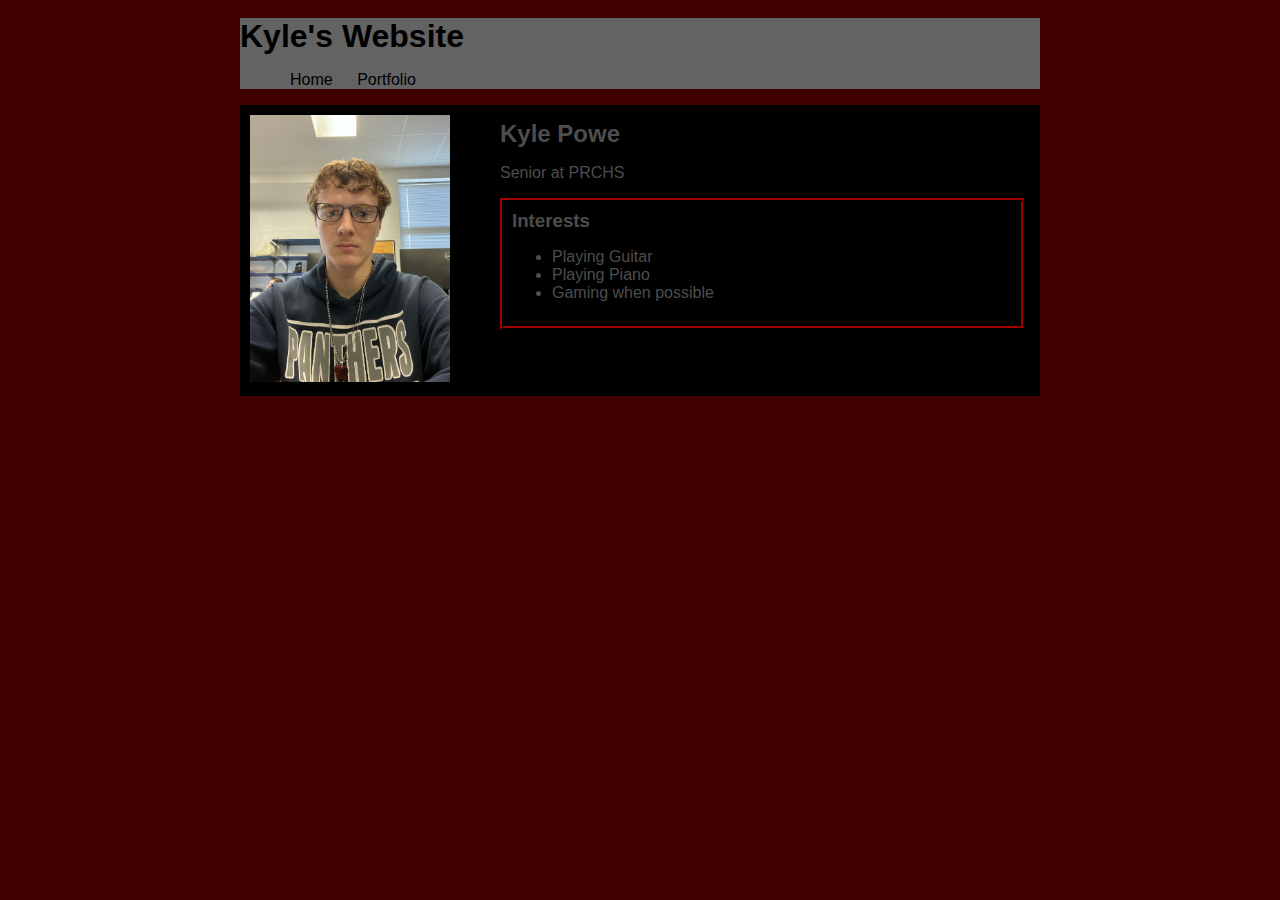
<file: index.html>
<!DOCTYPE HTML>
<html>
    <head>
        <title> My First Website</title>
        <style>
            body {
                background: rgb(65, 0, 0);
                color: rgb(77, 77, 77);
                padding: 10px;
                font-family: arial;
            }
            #all-contents {
              max-width: 800px;
                margin: auto;
            }
         
            /* navigation menu */
            nav {
                background: rgb(99, 99, 99);bb
                margin : 0 auto:
                display : flex:
                padding : 10px:
            }
            h1 {
                display : flex;
                align-items : center;
                color : rgb(0, 0, 0);
                flex : 1;
                margin : 0;
            }
            #nav-ul {
                list-style-image: none;
            }
            .nav-li {
                display : inline-block;
                padding : 0 10px;                                                                                                                                                                                                                                                                                                                                                                                                                                                                                                                                                                                                                                                                                                                                                                                                                      
            }
            a {
                text-decoration: none;
                color  : rgb(0, 0, 0);
            }
         
            /* main container area beneath menu */
            main {
                background : #000000;
                display : flex;
            }
            .sidebar {
                margin-right : 25px;
                padding : 10px;
            }
            .sidebar-img {
                width : 200px;
            }
            .content {
                flex : 1;
                padding : 15px;
            }
            #interests {
                border : 4px rgb(78, 0, 0) ridge;
                padding : 8px;
            }
            h2, h3 {
                margin : 0px;
            }
         </style>
    </head>

        <body>
        <div id = "all-contents">
            <nav>
                <h1>Kyle's Website</h1>
                <ul id= "nav-ul">
                    <li class= "nav-li"><a href = "index.html">Home</a></li>
                    <li class= "nav-li"><a href = "portfolio.html">Portfolio</a></li>
                 </ul>     
            </nav>
          <main>
                <!-- Sidebar section -->
             <div class= "sidebar">
                  <img class= "sidebar-img" src ="images/IMG_7250 (5).jpg">
                    </div>

                <!-- Content section -->
                <div class = "content">
                    <h2>Kyle Powe</h2>
                    <p>Senior at PRCHS</p>
                    <!--Interests-->
                    <div id = "interests">
                        <h3>Interests</h3>
                        <ul>
                            <li>Playing Guitar</li>
                            <li>Playing Piano</li>
                            <li>Gaming when possible</li>
                        </ul>
                    </div>
                </div>
            </main>
        </div>
    </body>
</html>
</file>
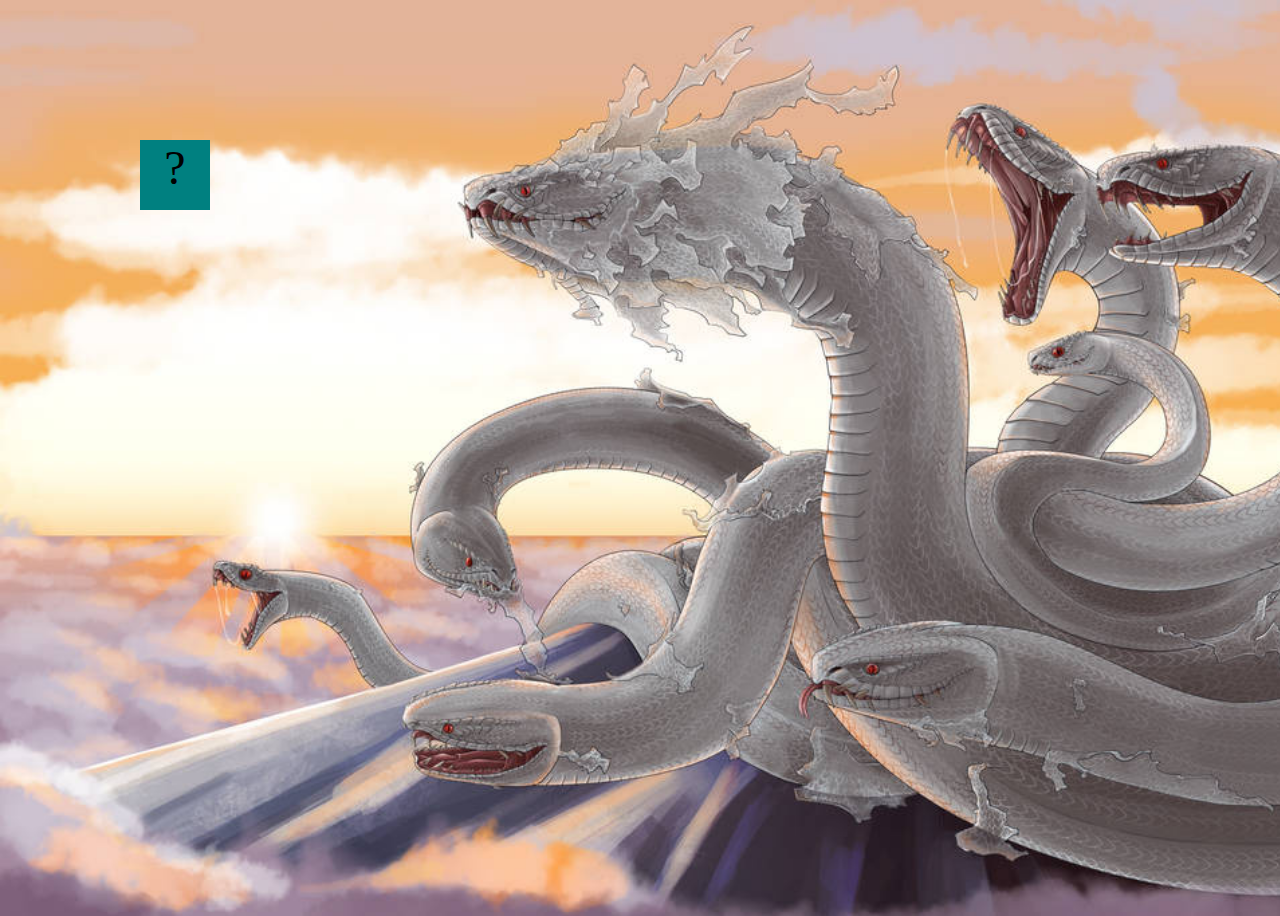
<file: projects/bouncing-box/index.html>
<!DOCTYPE html>
<html>
<head>
	<meta charset="utf-8">
	<title>Bouncing Box</title>
	<script src="jquery.min.js"></script>
	<style>
		body {
			background-image: url("images/box background.jpg");
			background-color: #cccccc;
			-webkit-background-size: cover;
            -moz-background-size: cover;
            -o-background-size: cover;
            background-size: cover;
		}
		.box {
			width: 70px;
			height: 70px;
			background-color: teal;
			font-size: 300%;
			text-align: center;
			user-select: none;
			display: block;
			position: absolute;
			top: 400px;
			left: 0px;  /* <--- Change me! */
		}
		.board{
			height: 100vh;
		}
	</style>
	<!-- 	<script src="//cdnjs.cloudflare.com/ajax/libs/jquery/2.1.1/jquery.min.js"></script> -->

</head>
<body class="board">
	<!-- HTML for the box -->
	<div class="box">?</div>

	<script>
		(function(){
			'use strict'
			/* global jQuery */

			//////////////////////////////////////////////////////////////////
			/////////////////// SETUP DO NOT DELETE //////////////////////////
			//////////////////////////////////////////////////////////////////
			
			var box = jQuery('.box');	// reference to the HTML .box element
			var board = jQuery('.board');	// reference to the HTML .board element
			var boardWidth = board.width();	// the maximum X-Coordinate of the screen
			var boardHeight = jQuery(window).height(); // the maximium Y-Coordinate of the screen

			// Every 50 milliseconds, call the update Function (see below)
			setInterval(update, 50);
			
			// Every time the box is clicked, call the handleBoxClick Function (see below)
			box.on('click', handleBoxClick);

			// moves the Box to a new position on the screen along the X-Axis
			function moveBoxTo(newPositionX, newPositionY) {
				box.css("left", newPositionX);
				box.css("top", newPositionY);
			}

			// changes the text displayed on the Box
			function changeBoxText(newText) {
				box.text(newText);
			}

			//////////////////////////////////////////////////////////////////
			/////////////////// YOUR CODE BELOW HERE /////////////////////////
			//////////////////////////////////////////////////////////////////
			
			// TODO 2 - Variable declarations 
			
			var positionX = 0;
			var points = 0;
			var speed = 10;
			var positionY = 0;
			var speedY = 10;
			
			/* 
			This Function will be called 20 times/second. Each time it is called,
			it should move the Box to a new location. If the box drifts off the screen
			turn it around! 
			*/
			function update() {
				positionX = positionX + speed;
				positionY = positionY + speedY;
				moveBoxTo(positionX, positionY);
				if (positionX > boardWidth){
					speed = -speed;
				}
				if(positionX < 0){
					speed = -speed;
				}
				if(positionY >  boardHeight){
					speedY = -speedY;
				}
				if(positionY < 0){
					speedY = -speedY;
				}
			};

			/* 
			This Function will be called each time the box is clicked. Each time it is called,
			it should increase the points total, increase the speed, and move the box to
			the left side of the screen.
			*/
			function handleBoxClick() {
				
				changeBoxText(points ++);
				if (speed < 0){
					speed = speed - points * 4;
				} else if(speed > 0){
					speed = speed + points * 4;
				}

			};
		})();
	</script>
</body>
</html>
</file>
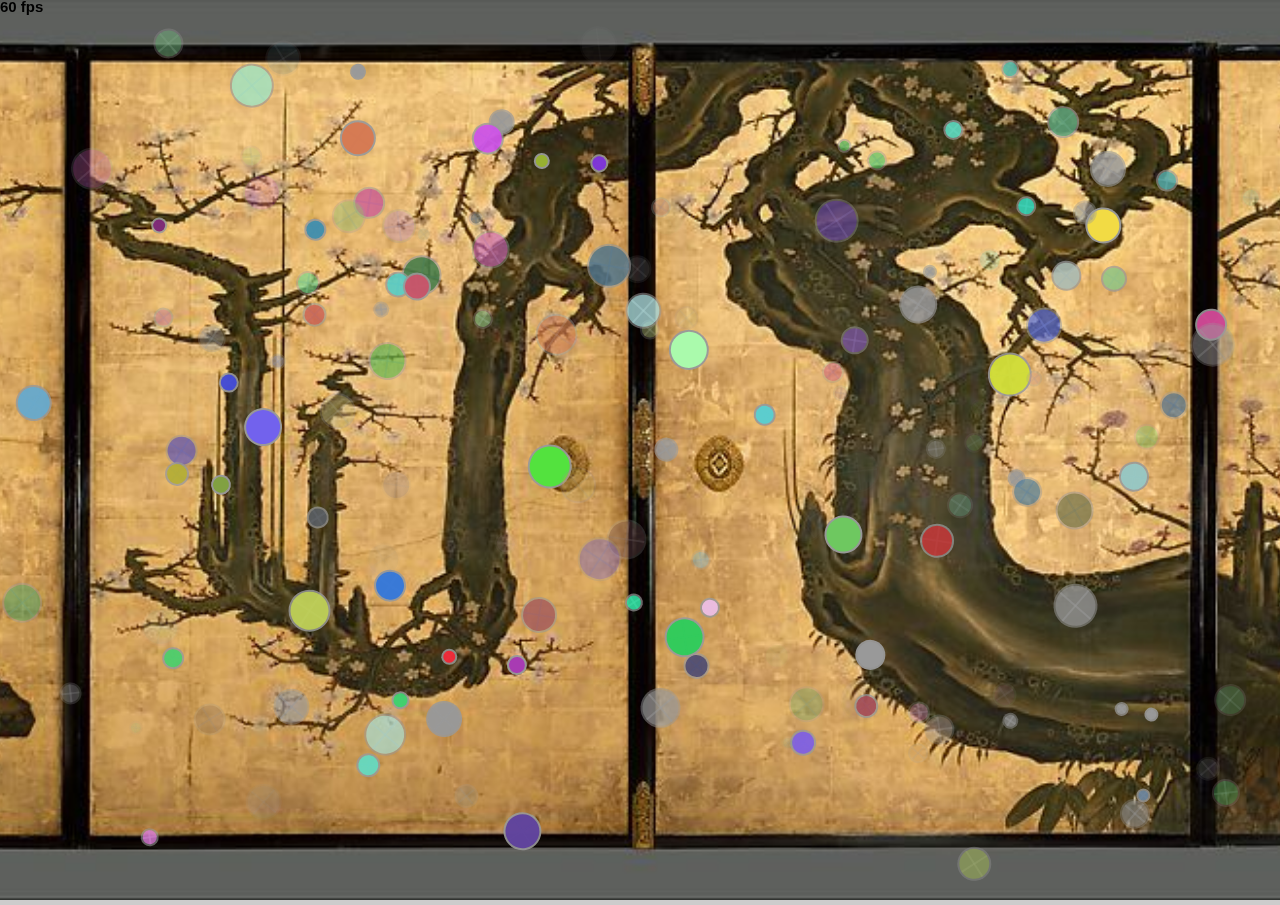
<file: projects/circularity/index.html>
<!doctype html>

<html>
    <head>
        <meta charset="utf-8">

        <title>Operation Spark || Motion Poem</title>
        <meta name="description" content="Operation Spark Motion Poem">
        <meta name="author" content="operationspark.org">
        <meta name="viewport" content="width=device-width, initial-scale=1.0">
        
        <link href="css/bootstrap.min.css" rel="stylesheet" media="screen">
        <link href="css/style.css" rel="stylesheet">

        <!-- all core CreateJS and 3rd party libraries are listed here: -->
        <script src="bower_components/lodash/lodash.min.js"></script>
        <script src="bower_components/easeljs/lib/easeljs-0.8.2.min.js"></script>
        <script src="bower_components/opspark-draw/draw.js"></script>
        <script src="bower_components/racket/racket.js"></script>

        <!-- our app javascript code -->
        <script src="js/opspark.js"></script>
        <script src="js/init.js"></script>
        
        <style type="text/css">
            /*override default styles here*/
        </style>
    </head>
    <body>
        <div>
            <canvas id="canvas" width="500" height="500"></canvas>
        </div>
        <script id="motion-poem">
            (function(){
                init(window);
                window.opspark.makeGame();
            })();
        </script>
    </body>

</html>
</file>
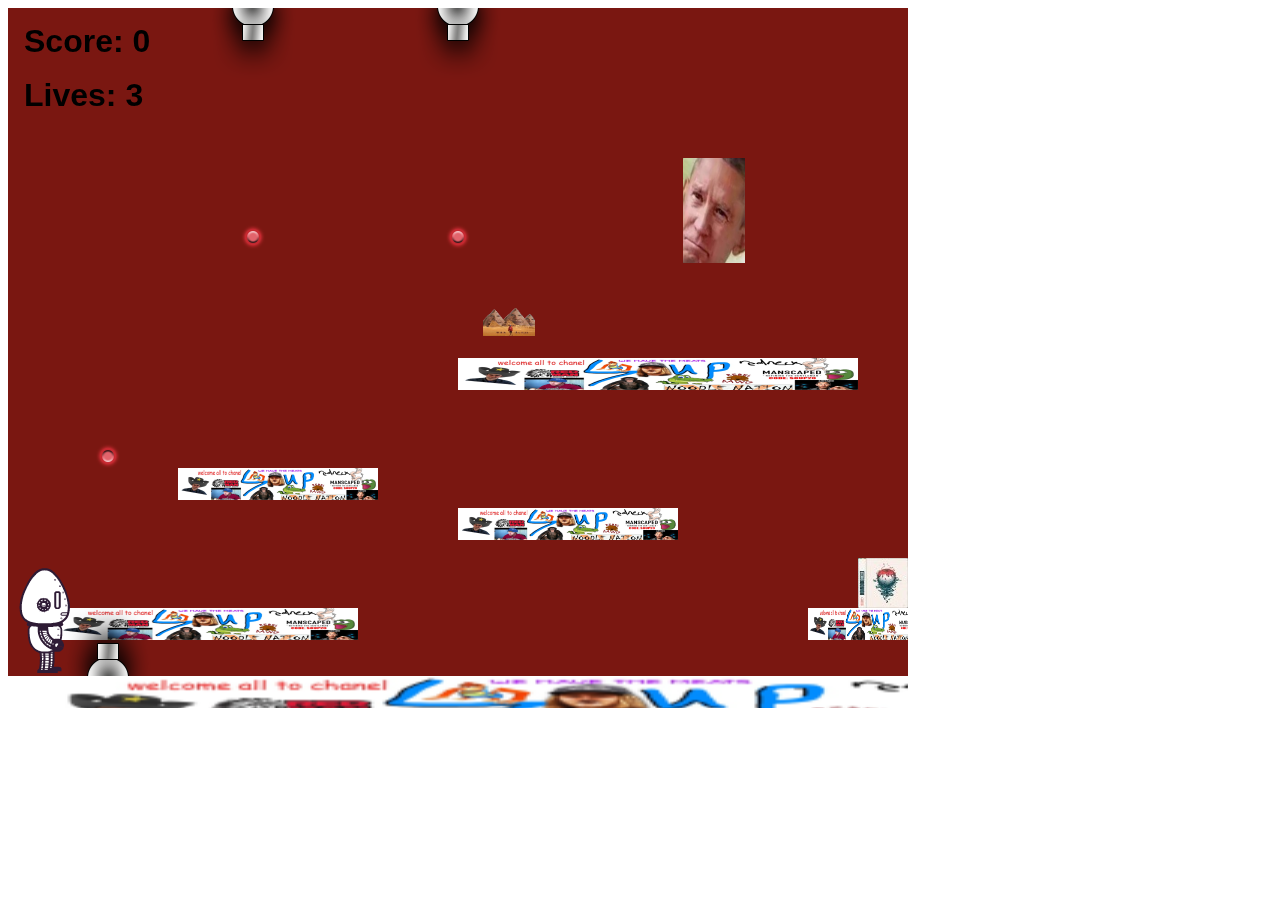
<file: projects/platformer/index.html>
<!DOCTYPE html>
<html>
    <head>
        <title>Platformer</title>
        <script src="lib/jquery.min.js"></script>
        <script src="lib/phaser.min.js"></script>
        <script src="js/factory/game.js"></script>
        <script src="js/factory/preload.js"></script>
        <script src="js/factory/platform.js"></script>
        <script src="js/factory/collectable.js"></script>
        <script src="js/factory/cannon.js"></script>
        <script src="js/factory/player.js"></script>
        <script src="js/controller/player-manager.js"></script>
        <script src="js/init/platform.js"></script>
        <script src="js/init/collectable.js"></script>
        <script src="js/init/cannon.js"></script>
        <script src="js/init/player.js"></script>
    </head>
    <body>
        <script src="js/index.js"></script>
    </body>
</html>
</file>
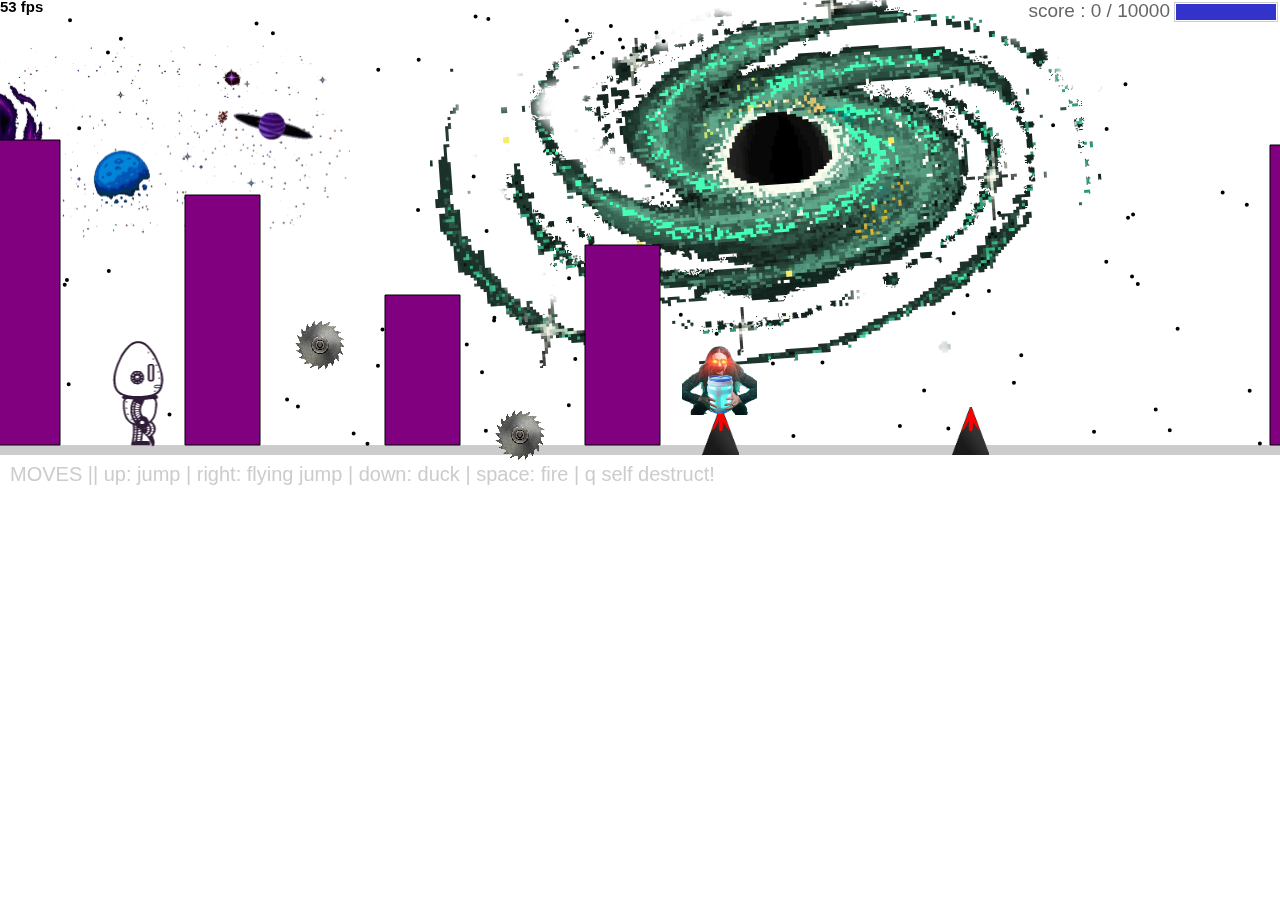
<file: projects/runtime/index.html>
<!doctype html>
<html>
    <head>
        <meta charset="utf-8">

        <title>Get Off My Lawn!!!!!!!!</title>
        <meta name="description" content="Operation Spark Motion Poem">
        <meta name="author" content="operationspark.org">
        <meta name="viewport" content="width=device-width, initial-scale=1.0">
        
        <link href="css/bootstrap.min.css" rel="stylesheet" media="screen">
        <link href="css/style.css" rel="stylesheet">

        <!-- all core CreateJS and 3rd party libraries are listed here: -->
        <script src="bower_components/lodash/lodash.min.js"></script>
        <script src="bower_components/bluebird/js/browser/bluebird.min.js"></script>
        <script src="js/lib/proton-1.0.0.min.js"></script>
        <script src="bower_components/easeljs/lib/easeljs-0.8.2.min.js"></script>
        <script src="bower_components/PreloadJS/lib/preloadjs-0.6.2.min.js"></script>
        <script src="bower_components/TweenJS/lib/tweenjs.min.js"></script>
        <script src="bower_components/SoundJS/lib/soundjs-0.6.2.min.js"></script>
        <script src="bower_components/opspark-draw/draw.js"></script>
        <script src="bower_components/racket/racket.js"></script>

        <!-- our app javascript code -->
        <script src="js/util/load.js"></script>
        <script src="js/util/spin.min.js"></script>
        <script src="js/util/point.js"></script>
        <script src="js/spritesheet.js"></script>
        <script src="js/world/rules.js"></script>
        <script src="js/particle/particleManager.js"></script>
        <script src="js/orb/orbManager.js"></script>
        <script src="js/projectile/projectileManager.js"></script>
        <script src="js/view/pacifier.js"></script>
        <script src="js/view/background.js"></script>
        <script src="js/view/ground.js"></script>
        <script src="js/view/hud.js"></script>
        <script src="js/player/halle.js"></script>
        <script src="js/player/playerManager.js"></script>
        <script src="js/opspark.js"></script>
        <script src="js/game.js"></script>
        <script src="js/init.js"></script>
        <script src="js/level01.js"></script>
        
        <!--Load Additional Scripts Here-->

    </head>
    <body>
        <div id="main">
            <canvas id="canvas" width="500" height="500"></canvas>
        </div>
        <script id="index">
            (function(){
                'use strict';
                background(window);
                level01(window);
                init(window);
            })();
        </script>
    </body>
</html>
</file>
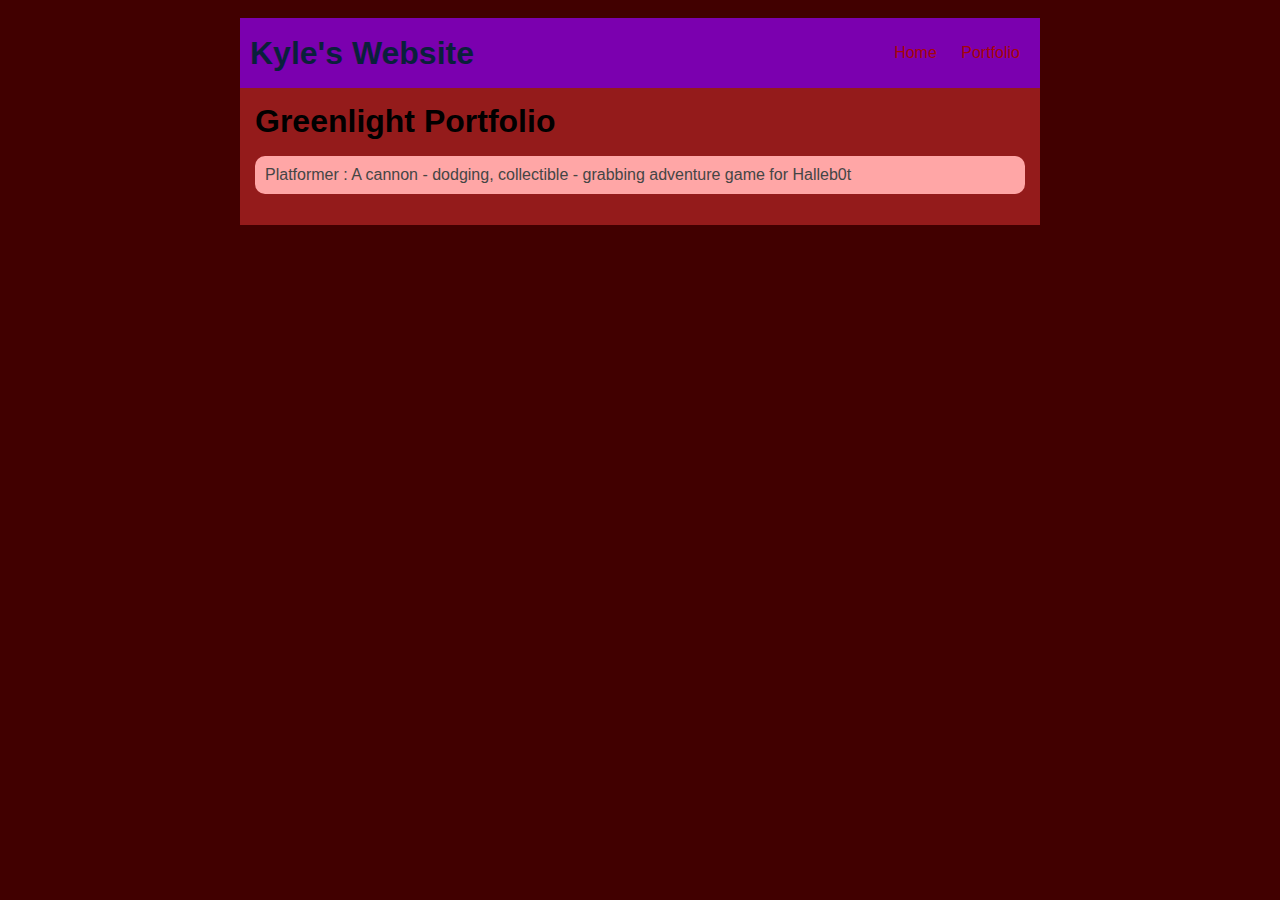
<file: portfolio.html>
<!DOCTYPE HTML>
<html>
    <head>
        <title> My First Website</title>
        <style>
            body {
                background: rgb(65, 0, 0);
                color: rgb(122, 7, 7);
                padding: 10px;
                font-family: arial;
            }
            #all-contents {
              max-width: 800px;
                margin: auto;
            }
         
            /* navigation menu */
            nav {
                background: rgb(123, 0, 175);
               margin: 0 auto;
                display: flex;
                padding: 10px;
            }
            h1 {
                display: flex;
                align-items: center;
                color: rgb(10, 32, 59);
                flex: 1;
                margin: 0;
            }
            #nav-ul {
                list-style-image: none;
            }
            .nav-li {
                display: inline-block;
                padding: 0 10px;
            }
            a {
                text-decoration: none;
                color: rgb(167, 6, 6);
            }
         
            /* main container area beneath menu */
            main {
                background: rgb(148, 27, 27);
                display: flex;
            }
            .sidebar {
                margin-right: 25px;
                padding: 10px;
            }
            .sidebar-img {
                width: 200px;
            }
            .content {
                flex: 1;
                padding: 15px;
            }
            #interests {
                border: 4px rgb(0, 0, 0) ridge;
                padding: 8px;
            }
            h2, h3 {
                margin: 0px;
            }
             /* portfolio styles */
         .content h1 {
             color: black;
         }

         .portfolio {
             list-style-type: none;
             padding-left: 0;
         }

         .portfolio li {
             background: #ffa6a6;
             padding: 10px;
             border-radius: 10px;
             margin-bottom: 10px;
         }

         .portfolio li:hover {
             background: #eee;
         }

         .portfolio a {
             text-decoration: none;
             color: #454545;
         }
         </style>
    </head>

        <body>
        <div id = "all-contents">
            <nav>
                <h1>Kyle's Website</h1>
                <ul id= "nav-ul">
                    <li class= "nav-li"><a href = "index.html">Home</a></li>
                    <li class= "nav-li">  <a href = "portfolio.html">Portfolio</a></li>
                 </ul>     
            </nav>
          <main>
            <div class="content">
                <h1>Greenlight Portfolio</h1>
                <ul class="portfolio">
                    <li><a href="projects/platformer/">Platformer : A cannon - dodging, collectible - grabbing adventure game for Halleb0t</a></li>
            </div>
            </main>
        </div>
    </body>
</html>
</file>
<file: projects/circularity/css/style.css>
body {
    background: url("../img/circularity\ background.png") no-repeat center center fixed;
    background-color: #cccccc;
    -webkit-background-size: cover;
    -moz-background-size: cover;
    -o-background-size: cover;
    background-size: cover;
}
</file>
<file: projects/runtime/css/style.css>
body, html {
    width: 100%;
    height: 100%;
    margin: 0;
    padding: 0;
    overflow: hidden;
    -moz-user-select: none;
    -webkit-user-select: none;
    -ms-user-select: none;
}
canvas {
    -moz-user-select: none;
    -webkit-user-select: none;
    -ms-user-select: none;
    position:absolute;
}
</file>
